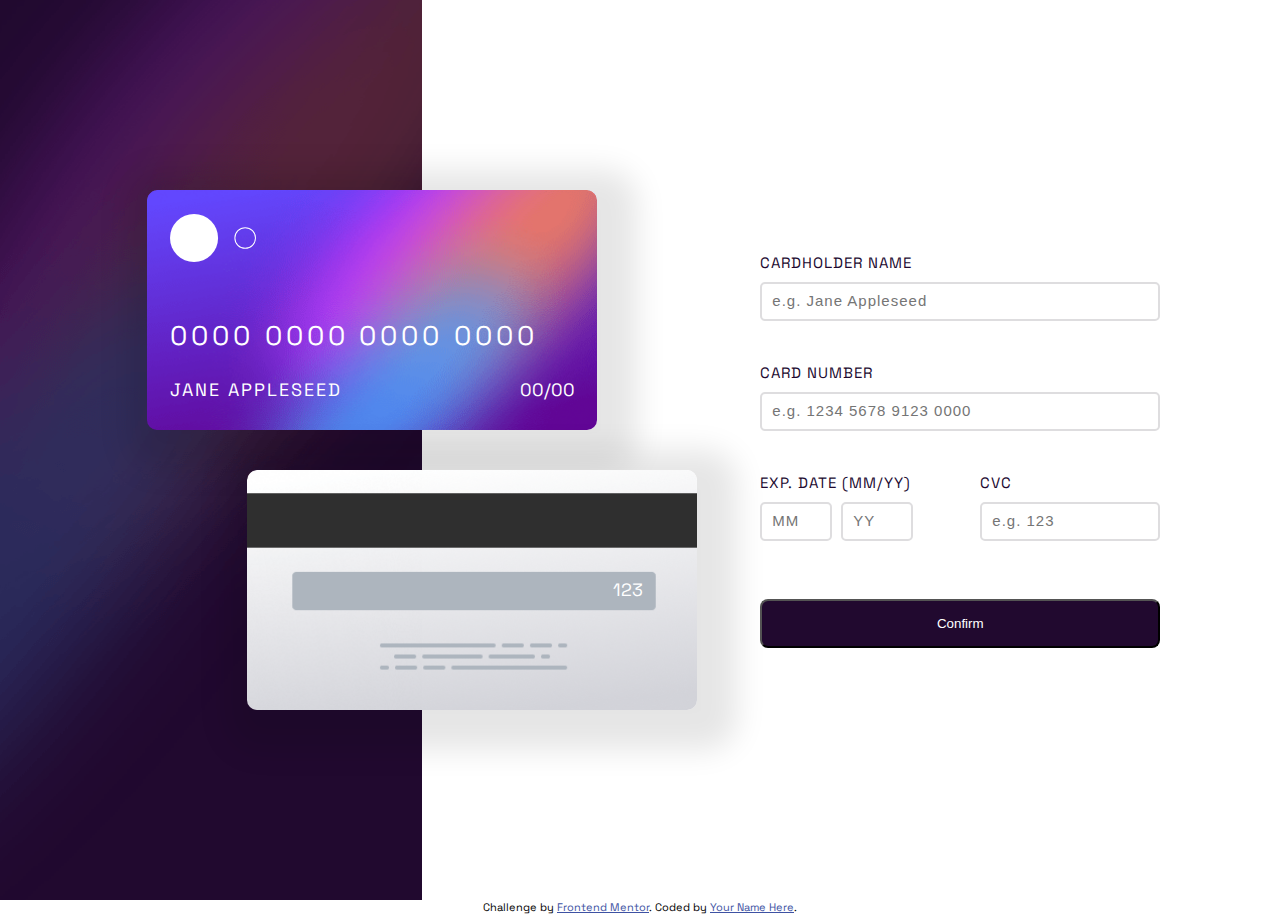
<file: interactive-card-details-form-main/index.html>
<!DOCTYPE html>
<html lang="en">
  <head>
    <meta charset="UTF-8" />
    <meta name="viewport" content="width=device-width, initial-scale=1.0" />
    <!-- displays site properly based on user's device -->

    <link
      rel="icon"
      type="image/png"
      sizes="32x32"
      href="./images/favicon-32x32.png"
    />

    <link rel="stylesheet" href="style.css" />

    <title>Frontend Mentor | Interactive card details form</title>

    <!-- Feel free to remove these styles or customise in your own stylesheet 👍 -->
    <style>
      .attribution {
        font-size: 11px;
        text-align: center;
      }
      .attribution a {
        color: hsl(228, 45%, 44%);
      }
    </style>
  </head>
  <body>
    <main class="main-container">
      <div class="background-images"></div>
      <div class="card-images">
        <div id="card-front">
          <img src="./images/bg-card-front.png" class="card-background" />
          <img src="./images/card-logo.svg" alt="" class="card-icon" />
          <p class="card-number-display">0000 0000 0000 0000</p>
          <p class="cardholder-name-display">Jane Appleseed</p>
          <p class="exp-date-display">
            <span class="exp-date-month-display">00</span>/<span
              class="exp-date-year-display"
              >00</span
            >
          </p>
        </div>
        <div id="card-back">
          <img src="./images/bg-card-back.png" class="card-background" />
          <p class="cvc-display">123</p>
        </div>
      </div>
      <section class="form-area">
        <form class="form">
          <div class="inputbox">
            <label for="cardholder-name">Cardholder Name</label>
            <input
              type="text"
              name="cardholder-name"
              id="cardholder-name"
              placeholder="e.g. Jane Appleseed"
            />
            <p class="err-msg">ERROR MESSAGE</p>
          </div>
          <div class="inputbox">
            <label for="card-number">Card Number</label>
            <input
              type="text"
              name="card-number"
              id="card-number"
              placeholder="e.g. 1234 5678 9123 0000"
            />
            <p class="err-msg">ERROR MESSAGE</p>
          </div>
          <div class="inline-inputbox">
            <div class="exp-date-inputbox">
              <label for="exp-date">Exp. Date (MM/YY)</label>
              <input
                type="text"
                name="exp-date-month"
                id="exp-date-month"
                placeholder="MM"
              />
              <input
                type="text"
                name="exp-date-year"
                id="exp-date-year"
                placeholder="YY"
              />
              <p class="err-msg">ERROR MESSAGE</p>
            </div>

            <div class="cvc-inputbox">
              <label for="cvc">CVC</label>
              <input type="text" name="cvc" id="cvc" placeholder="e.g. 123" />
              <p class="err-msg">ERROR MESSAGE</p>
            </div>
          </div>
          <button id="submit-btn">Confirm</button>
        </form>

        <section class="thank-you-container display-none">
          <img src="./images/icon-complete.svg" alt="" />
          <h1>Thank you!</h1>
          <p>We've added your card details Continue</p>
          <button id="continue-btn">Continue</button>
        </section>
      </section>
    </main>

    <div class="attribution">
      Challenge by
      <a href="https://www.frontendmentor.io?ref=challenge" target="_blank"
        >Frontend Mentor</a
      >. Coded by <a href="#">Your Name Here</a>.
    </div>

    <script src="./script.js"></script>
  </body>
</html>
</file>
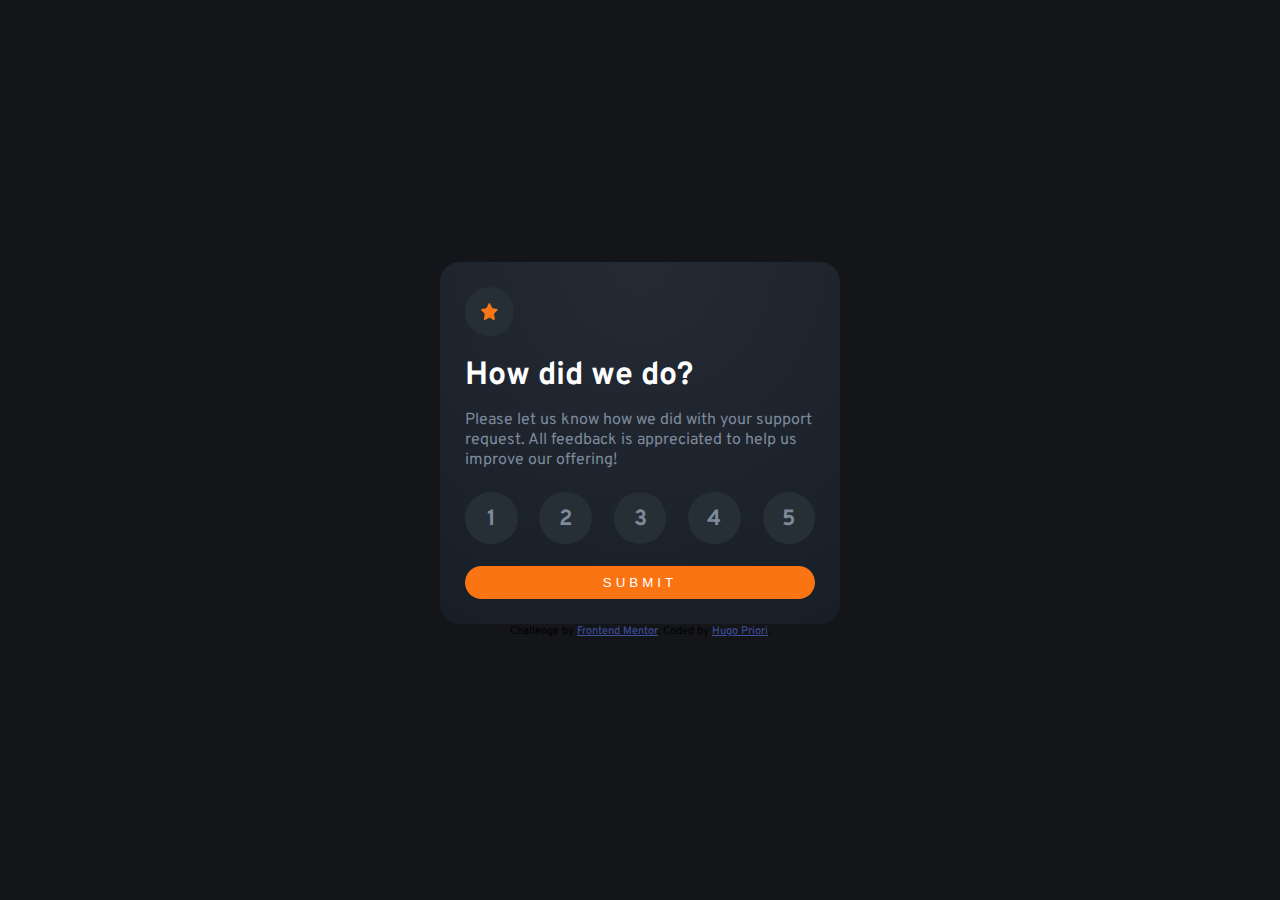
<file: interactive-rating-component-main/index.html>
<!DOCTYPE html>
<html lang="en">
  <head>
    <meta charset="UTF-8" />
    <meta name="viewport" content="width=device-width, initial-scale=1.0" />
    <!-- displays site properly based on user's device -->

    <link
      rel="icon"
      type="image/png"
      sizes="32x32"
      href="./images/favicon-32x32.png"
    />
    <link rel="stylesheet" href="style.css">

    <title>Frontend Mentor | Interactive rating component</title>

    <!-- Feel free to remove these styles or customise in your own stylesheet 👍 -->
    <style>
      .attribution {
        font-size: 11px;
        text-align: center;
      }
      .attribution a {
        color: hsl(228, 45%, 44%);
      }
    </style>
  </head>
  <body>
    <!-- Rating state start -->
    <main class="main-container">
      <div class="icon">
        <img src="./images/icon-star.svg" alt="" />
      </div>
      <section class="text-content">
        <h1>How did we do?</h1>
        <p>
          Please let us know how we did with your support request. All feedback
          is appreciated to help us improve our offering!
        </p>
      </section>
      <div class="rating-area">
          <div class = "rate-btn">1</div>
          <div class = "rate-btn">2</div>
          <div class = "rate-btn">3</div>
          <div class = "rate-btn">4</div>
          <div class = "rate-btn">5</div>
      </div>
      <button id = "submit">Submit</button>
    </main>
    <!-- Rating state end -->

    <!-- Thank you state start -->
    <main class="thank-you-container hidden">
      <div class="image">
        <img src="./images/illustration-thank-you.svg" alt="Thank You Image" />
      </div>
      <section class="text-content">
        <p id="rate-message">You selected <span id = "rated"></span> out of 5</p>
        <h1>Thank You!</h1>
        <p>
          We appreciate you taking the time to give a rating. If you ever need
          more support, don’t hesitate to get in touch!
        </p>
      </section>
    </main>
    <div class="attribution">
      Challenge by
      <a href="https://www.frontendmentor.io?ref=challenge" target="_blank"
        >Frontend Mentor</a
      >. Coded by <a href="https://github.com/priorihugo">Hugo Priori</a>.
    </div>

    <script src="script.js"></script>

  </body>
</html>
</file>
<file: interactive-card-details-form-main/style.css>
@import url('https://fonts.googleapis.com/css2?family=Space+Grotesk:wght@500&display=swap');

*{
    margin: 0;
    padding: 0;
    box-sizing: border-box;
}
html{
    font-family: 'Space Grotesk', sans-serif;
    font-size: 18px;
}
label{
    margin-bottom: 10px;
    font-size: 15px;
    text-transform: uppercase;
    letter-spacing: 1px;
}

input{ 
    border: initial;

    position: relative;
    padding: 10px;
    margin-bottom: 10px;
    width: 100%;

    border: 2px solid hsl(270, 3%, 87%);
    border-radius: 5px; 
    outline: none;

    cursor: pointer;
}
input:focus{
    border: 2px double transparent;
    background-image: linear-gradient(white , white),
    linear-gradient(to right , hsl(249, 99%, 64%), hsl(278, 94%, 30%));
    background-origin: border-box;
    background-clip: padding-box , border-box;
}
input::placeholder{
    font-size: 15px;
    letter-spacing: 1px;
    font-weight: 500;
}
.main-container{
    display: flex;
    height: 100vh;
}
.background-images{
    background-image: url("./images/bg-main-desktop.png");
    width: 33%;
    background-size: cover;
}
.card-images{
    color: white;

    display: flex;
    flex-direction: column;
    height: 100vh;
    justify-content: center;
    position: absolute;
    width: 550px;

    /*centralize card images div in the middle of the line */
    margin-left: calc(33% - 275px );
}
#card-front , #card-back{
    position: relative;
    width: 450px;
    height: 240px;
    border-radius: 10px;
    box-shadow: 10px 10px 30px 30px rgba(0, 0, 0, 0.10);

    overflow: hidden;
}
#card-front{ margin-bottom: 40px; margin-right:auto;}
#card-back{ margin-left: auto;}

.card-background{ width: 100%; height: auto;}

.card-icon,
.card-number-display,
.cardholder-name-display,
.exp-date-display,
.cvc-display{ position: absolute; overflow: hidden; flex-wrap: nowrap;}

.card-icon{top: 10%;left: 5%; height: 20%; width: auto;}
.card-number-display{bottom: 32%;left: 5%;  font-size: 1.5rem; letter-spacing: 0.22rem;  }
.cardholder-name-display{
    bottom: 12%;
    left: 5%;
    font-size: 1rem;
    letter-spacing: 0.11rem;
    text-transform: uppercase;
    max-width: 70%;
}
.exp-date-display{bottom: 12%; right: 5%;}
.cvc-display{top: 45%; right: 12%; font-size: 1rem;}

.form-area{
    width: 66%;

    display: flex;
    flex-direction: column;
    justify-content: center;
    align-items: center;

    color: hsl(278, 68%, 11%);
}
.form-area>form , .thank-you-container{
    max-width: 400px;
    margin-left: 40%;
    margin-right: auto;

}
.thank-you-container{
    display: flex;
    flex-direction: column;
    align-items: center;
    justify-content: center;
}
.inputbox{
    display: flex;
    flex-direction: column;
    margin-bottom: 14px;
}
.inline-inputbox{
    display: flex;
    flex-direction: row;
    justify-content: space-between;

    margin-bottom: 30px;
}
.exp-date-inputbox , .cvc-inputbox{
    display: flex;
    flex-wrap: wrap;
    width: 45%;
}
.exp-date-inputbox>input{width: 40%; margin-right: 5%;}
.cvc-inputbox>input{width: 100%;}
.exp-date-inputbox>label,.cvc-inputbox>label{width:100%;}

.err-msg{
    color: red;
    font-size: 14px;
    visibility: hidden;
}
#submit-btn , #continue-btn{
    width: 100%;
    padding: 15px;
    background-color: hsl(278, 68%, 11%);
    border-radius: 8px;
    color: white;
}
#submit-btn:hover , #continue-btn:hover{
    cursor: pointer;
}
#continue-bnt{
    width: 400px;
}
.display-none{
    display: none;
}
.show-message{
    visibility: visible;
}
input.invalid{
    border: 2px solid hsl(0, 100%, 66%);
}

@media screen and (max-width: 1200px) {

    html{
        font-size: 14px;
    }
    .card-images{
        width: 420px;
        margin-left: calc(33% - 250px);
    }
    #card-front , #card-back{
        width: 350px;
        height: 192px;
        margin-bottom: 31px;
    }  
    .form-area>form , .thank-you-container{
        max-width: 350px;
        margin-right: 20px;
    }  
}
@media screen and (max-width: 780px) {

    html{
        font-size: 10px;
    }
    .card-images{
        width: 330px;
        margin-left: 15px;
    }
    #card-front , #card-back{
        width: 290px;
        height: 154px;
        margin-bottom: 10px;
    }  
    .form-area>form , .thank-you-container{
        max-width: 235px;
        margin-right: 15px;
    }  
    
}

/*mobile devices*/
@media screen and (max-width: 600px) {

    html{
        font-size: 14px;
    }
    .main-container{
        display: flex;
        flex-direction: column;
    }
    .background-images{
        width: 100vw;
        height: 250px;
    }
    .form-area{
        width: 100vw;
        justify-content: flex-start;
    }
    .form-area>form , .thank-you-container{
        position: absolute;
        max-width: 400px;
        margin: 80px 20px auto 20px;

    }  
    .card-images{
        position: absolute;
        width: 90%;
        height: 300px;
        margin: 20px auto;
        align-self: center;
    }
    #card-front , #card-back{
        /*reseting all margins */
        margin: 0;
        
        position: absolute;
        width: 350px;
        height: 192px;
    }  
    #card-front{
        bottom: 0;
        left: 0;
        z-index: 1;
    }
    #card-back{
        top: 0;
        right: 0;

    }
}
@media screen and (max-width: 440px){
    html{
        font-size: 10px;
    }
    .background-images{
        height: 200px;
    }
    .card-images{
        height: 215px;
    }
    #card-front , #card-back{
        width: 250px;
        height: 138px;
    } 
    #card-front{
        margin-top: 175px;
    }
    .form-area>form , .thank-you-container{
        margin-top: 50px;
        width: 94%;
    }  

}
</file>
<file: interactive-rating-component-main/style.css>
@import url('https://fonts.googleapis.com/css2?family=Overpass:wght@400;700&display=swap');

*{
    margin: 0;
    padding: 0;
    box-sizing: border-box;
}
body{

    font-family: 'Overpass', sans-serif;
    font-weight: 400;
    font-size: 22px;
    background-color: #141519;

    display: flex;
    flex-direction: column;
    
    min-height: 100vh;
    justify-content: center;
    align-items: center;
}

.main-container , .thank-you-container{
    display: flex;
    flex-direction: column;

    max-width: 400px;
    border-radius: 20px;
    margin: 0 20px;
    padding: 25px;
    justify-content: space-between;

    background-color:  #181F29;
    background-image: radial-gradient(circle at center top, #242b35 ,  #171e28);

    color: #7E8A9A;
    font-weight: 400;

}
.thank-you-container *{
    text-align: center;
}
#rate-message{
    max-width: fit-content;
    background-color: #262F36;
    border-radius: 25px;
    margin: 20px auto;

    padding: 10px;

    color: hsl(25, 97%, 53%);
    font-weight: 700;
    font-size: 0.8rem;
}
.icon{

    background-color:#262F36;
    
    display: flex;
    border-radius: 50%;
    width: 14%;
    aspect-ratio: 1 / 1;

    margin-bottom: 20px;

    /*padding keeps the star completely visible inside the container */
    padding: 4.5%;
}
.text-content{
    font-size: 1rem;
}
.text-content>h1{
    color: white;
    margin-bottom: 14px;
}
.rating-area{
    display: flex;
    flex-direction: row;
    justify-content: space-between;
    margin: 22px 0;
}
.rate-btn{
    display: flex;
    background-color:#262F36;
    border-radius: 50%;
    width: 15%;
    min-width: 30px;
    aspect-ratio: 1 / 1;

    justify-content: center;
    align-items: center;
    /*centralize numbers*/
    padding-top: 2px;

    font-weight: 700;

    transition:  ease 0.2s;
}
.rate-btn:hover{
    background-color:hsl(25, 97%, 53%) ;
    color: white;

    cursor: pointer;
}
.rate-btn:focus{
    background-color: aqua;
}
#submit{
    border-style: none;
    padding: 9px;
    border-radius: 25px;
    height: min-content;
    text-transform: uppercase;
    background-color: hsl(25, 97%, 53%);
    color: white ;
    letter-spacing: 4px;
    font-weight: 400;
    transition:  ease 0.2s;
}
#submit:hover{
    background-color: white;
    color: hsl(25, 97%, 53%);
    letter-spacing: 4px;
    cursor: pointer;
}

.hidden{
    display: none;
}
.selected{
    color: white;
    background-color: #7E8A9A;
}
</file>
